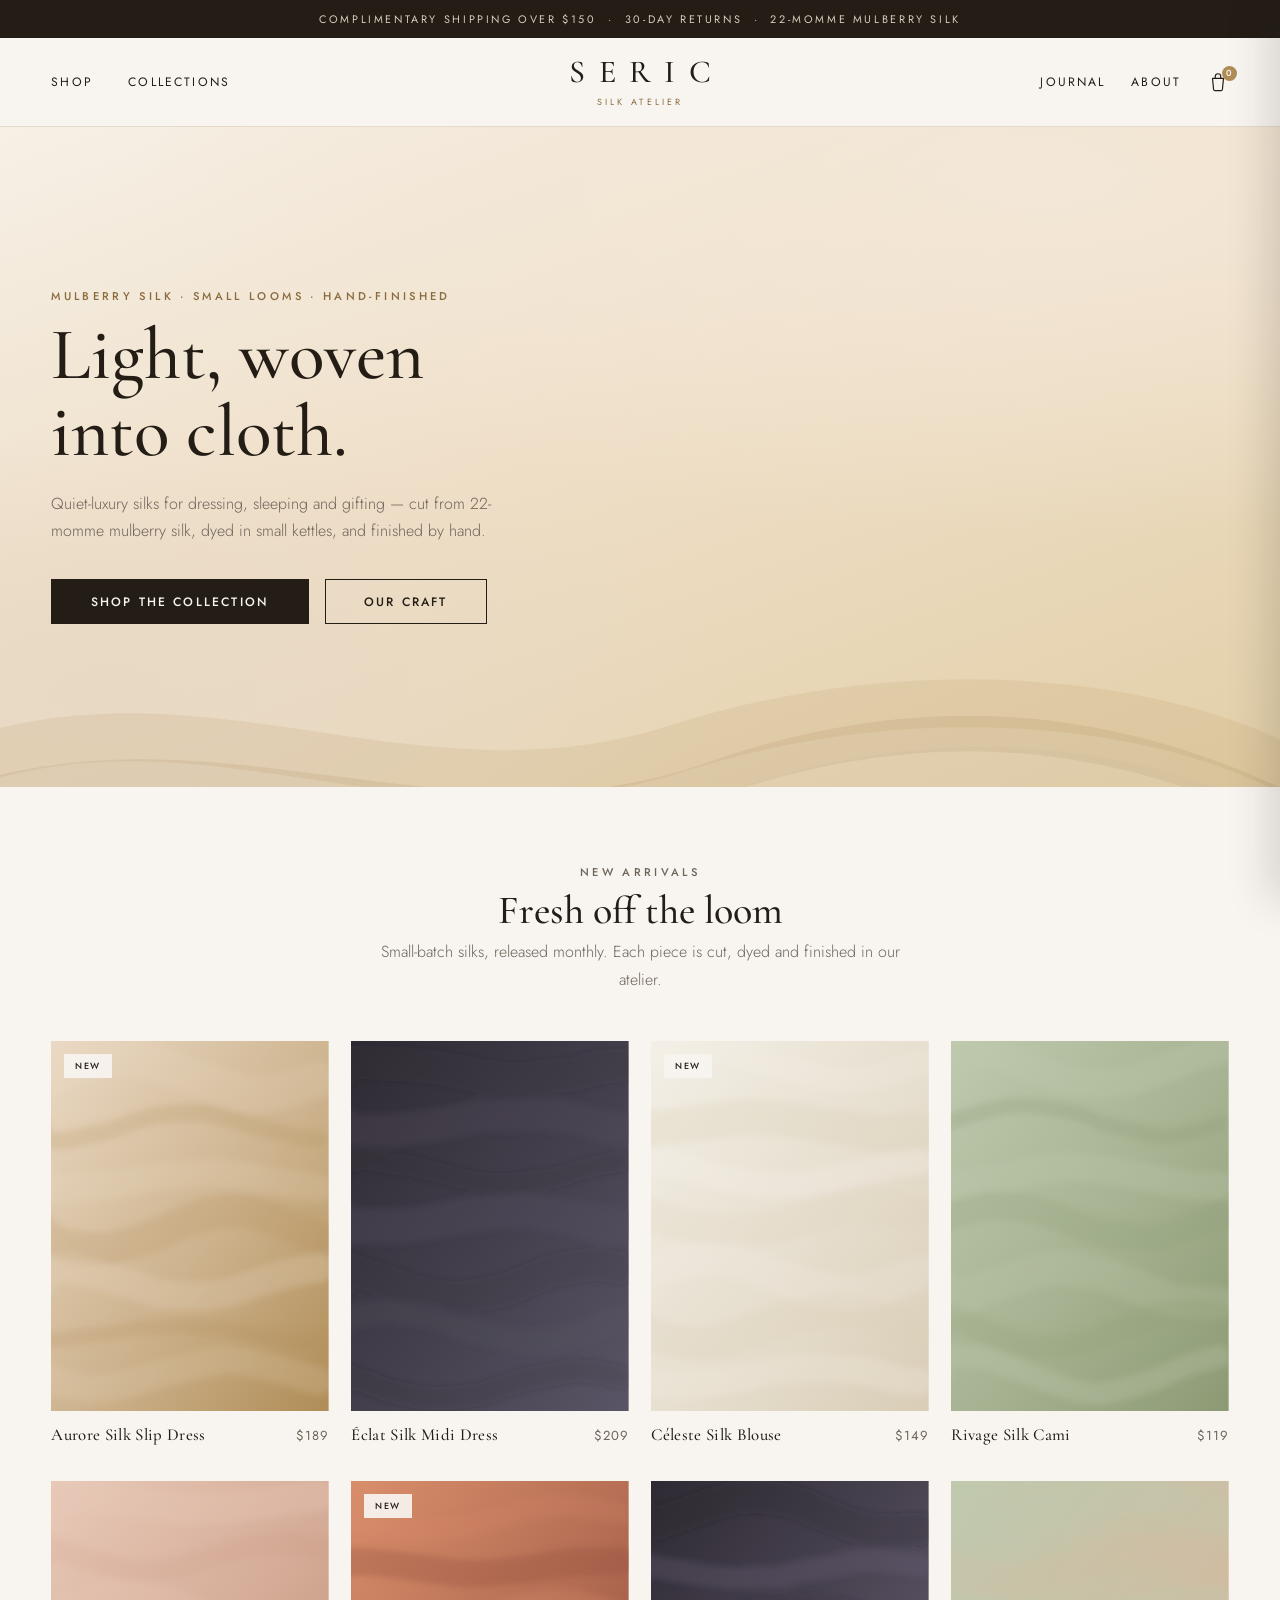
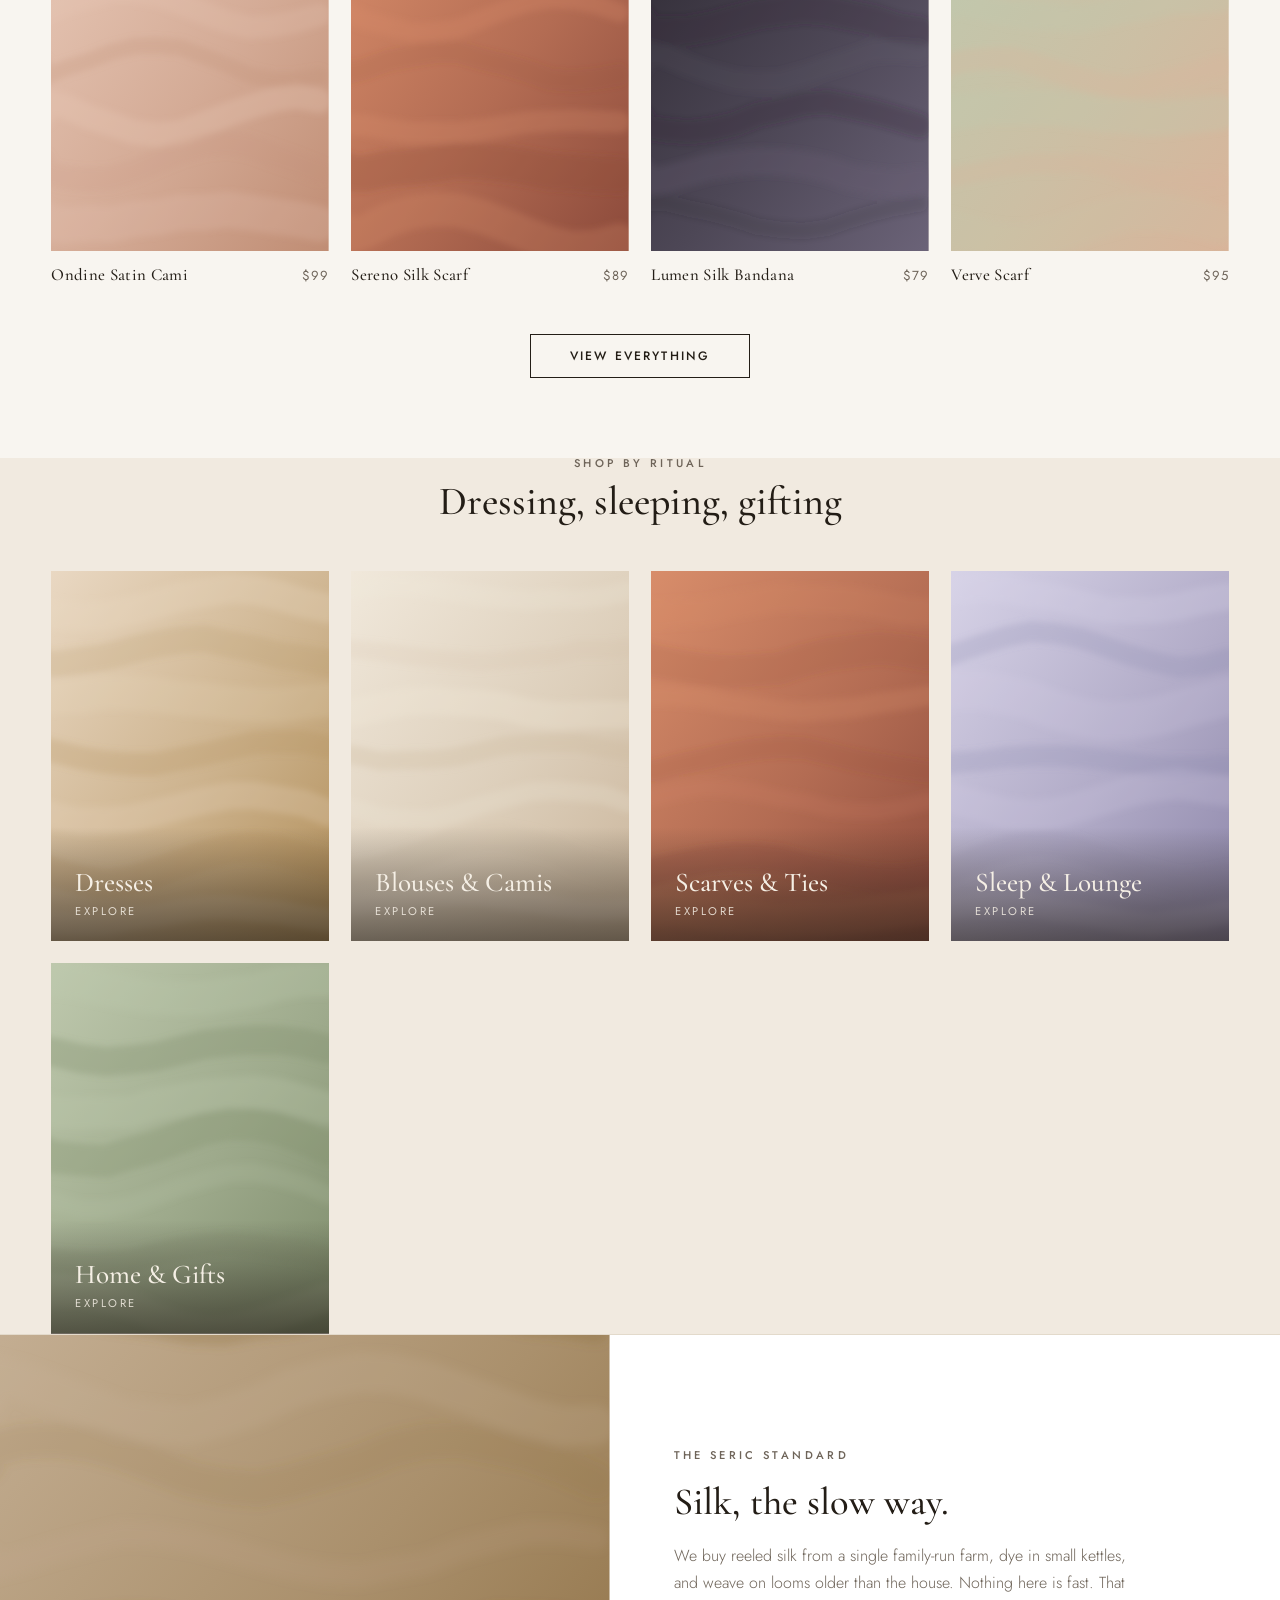
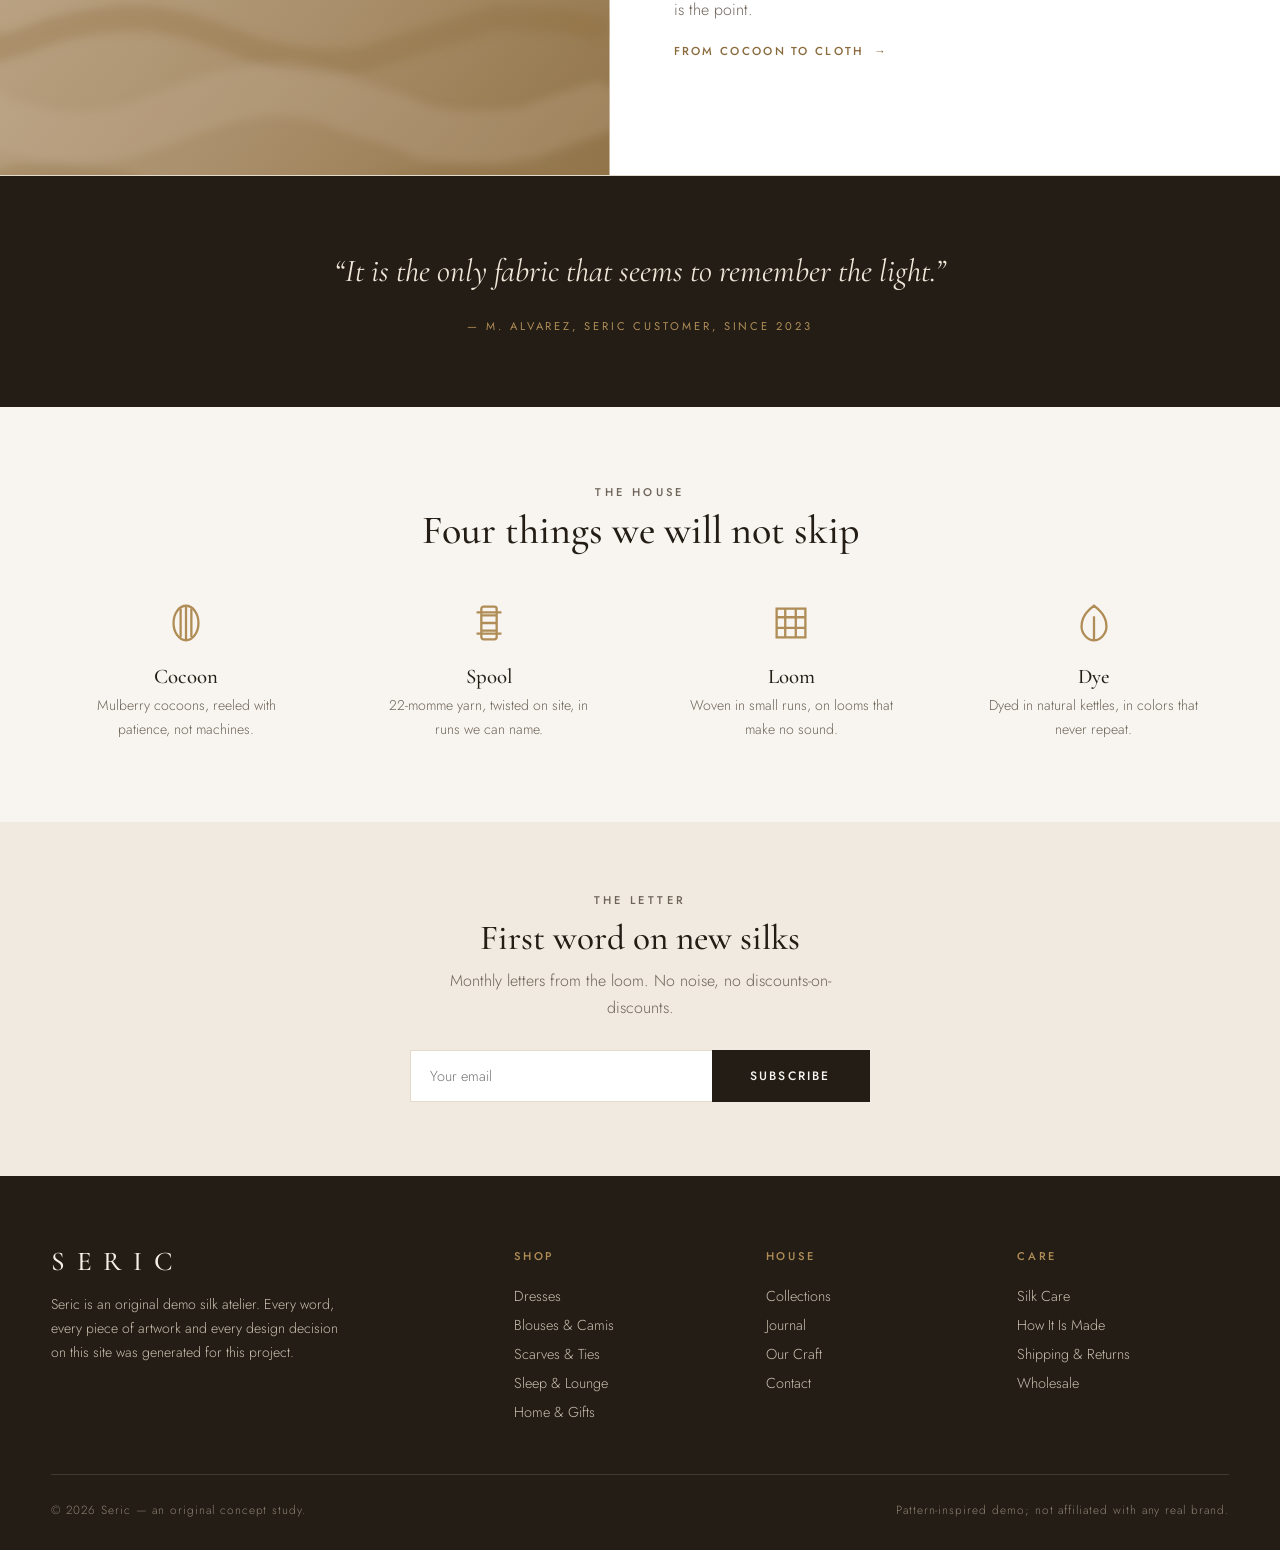
<file: index.html>
<!doctype html>
<html lang="en">
<head>
<meta charset="utf-8">
<meta name="viewport" content="width=device-width, initial-scale=1">
<title>Seric — Silk Atelier</title>
<meta name="description" content="Seric: an original demo silk atelier. Quiet-luxury silks, cut from 22-momme mulberry silk, dyed in small kettles, finished by hand.">
<link rel="icon" href="data:image/svg+xml,<svg xmlns='http://www.w3.org/2000/svg' viewBox='0 0 32 32'><rect width='32' height='32' rx='7' fill='%23231D16'/><text x='16' y='23' font-family='Georgia,serif' font-size='19' fill='%23B08D57' text-anchor='middle'>S</text></svg>">
<link rel="preconnect" href="https://fonts.googleapis.com">
<link rel="preconnect" href="https://fonts.gstatic.com" crossorigin>
<link href="https://fonts.googleapis.com/css2?family=Cormorant+Garamond:ital,wght@0,400;0,500;0,600;1,400&family=Jost:wght@300;400;500&display=swap" rel="stylesheet">
<link rel="stylesheet" href="css/styles.css">
</head>
<body data-page="home">
<main>
  <section class="hero">
    <div class="hero-bg" aria-hidden="true"></div>
    <svg class="hero-waves" viewBox="0 0 1440 620" preserveAspectRatio="xMidYMid slice" aria-hidden="true">
      <g fill="none" stroke-linecap="round">
        <path d="M-20 470 C 240 390, 480 550, 760 460 S 1320 410, 1460 490" stroke="#B08D57" stroke-width="54" opacity=".14"/>
        <path d="M-20 515 C 260 435, 520 595, 800 495 S 1300 455, 1460 535" stroke="#8A6B3E" stroke-width="40" opacity=".12"/>
        <path d="M-20 560 C 280 480, 540 640, 820 540 S 1320 500, 1460 580" stroke="#C9B49A" stroke-width="60" opacity=".18"/>
      </g>
    </svg>
    <div class="hero-inner container">
      <p class="eyebrow">Mulberry silk · small looms · hand-finished</p>
      <h1>Light, woven<br>into cloth.</h1>
      <p class="hero-sub">Quiet-luxury silks for dressing, sleeping and gifting — cut from 22-momme mulberry silk, dyed in small kettles, and finished by hand.</p>
      <div class="hero-cta">
        <a class="btn btn--solid" href="shop.html">Shop the Collection</a>
        <a class="btn btn--ghost" href="about.html">Our Craft</a>
      </div>
    </div>
  </section>

  <section class="section">
    <div class="container">
      <div class="section-head">
        <p class="eyebrow">New arrivals</p>
        <h2>Fresh off the loom</h2>
        <p>Small-batch silks, released monthly. Each piece is cut, dyed and finished in our atelier.</p>
      </div>
      <div class="product-grid" id="new-arrivals"></div>
      <div class="center"><a class="btn" href="shop.html">View Everything</a></div>
    </div>
  </section>

  <section class="band">
    <div class="container">
      <div class="section-head">
        <p class="eyebrow">Shop by ritual</p>
        <h2>Dressing, sleeping, gifting</h2>
      </div>
      <div class="tile-grid" id="category-tiles"></div>
    </div>
  </section>

  <section class="editorial">
    <div class="editorial-art" id="editorial-art"></div>
    <div class="editorial-body">
      <p class="eyebrow">The Seric standard</p>
      <h2>Silk, the slow way.</h2>
      <p>We buy reeled silk from a single family-run farm, dye in small kettles, and weave on looms older than the house. Nothing here is fast. That is the point.</p>
      <a class="link-arrow" href="journal.html?id=cocoon-to-cloth">From cocoon to cloth <span>→</span></a>
    </div>
  </section>

  <section class="quote-band">
    <div class="container">
      <blockquote>“It is the only fabric that seems to remember the light.”</blockquote>
      <cite>— M. Alvarez, Seric customer, since 2023</cite>
    </div>
  </section>

  <section class="section">
    <div class="container">
      <div class="section-head">
        <p class="eyebrow">The house</p>
        <h2>Four things we will not skip</h2>
      </div>
      <div class="craft-strip">
        <div class="craft-item">
          <svg viewBox="0 0 24 24"><ellipse cx="12" cy="12" rx="6.5" ry="9"/><path d="M9.2 4.6v14.8M12 3v18M14.8 4.6v14.8"/></svg>
          <h3>Cocoon</h3><p>Mulberry cocoons, reeled with patience, not machines.</p>
        </div>
        <div class="craft-item">
          <svg viewBox="0 0 24 24"><rect x="8" y="3.5" width="8" height="17" rx="1.2"/><path d="M8 8h8M8 12h8M8 16h8M5.5 6.5h13M5.5 17.5h13"/></svg>
          <h3>Spool</h3><p>22-momme yarn, twisted on site, in runs we can name.</p>
        </div>
        <div class="craft-item">
          <svg viewBox="0 0 24 24"><rect x="4.5" y="4.5" width="15" height="15"/><path d="M9 4.5v15M14.5 4.5v15M4.5 9h15M4.5 14.5h15"/></svg>
          <h3>Loom</h3><p>Woven in small runs, on looms that make no sound.</p>
        </div>
        <div class="craft-item">
          <svg viewBox="0 0 24 24"><path d="M12 3c4.5 3.2 6.5 7.2 6.5 10.8 0 3.6-3 7.2-6.5 7.2S5.5 17.4 5.5 13.8C5.5 10.2 7.5 6.2 12 3z"/><path d="M12 8.5V21"/></svg>
          <h3>Dye</h3><p>Dyed in natural kettles, in colors that never repeat.</p>
        </div>
      </div>
    </div>
  </section>

  <section class="newsletter">
    <div class="container">
      <p class="eyebrow">The letter</p>
      <h2>First word on new silks</h2>
      <p>Monthly letters from the loom. No noise, no discounts-on-discounts.</p>
      <form id="newsletter-form">
        <input type="email" required placeholder="Your email" aria-label="Email address">
        <button class="btn btn--solid" type="submit">Subscribe</button>
      </form>
    </div>
  </section>
</main>
<script src="js/data.js"></script>
<script src="js/main.js"></script>
</body>
</html>
</file>
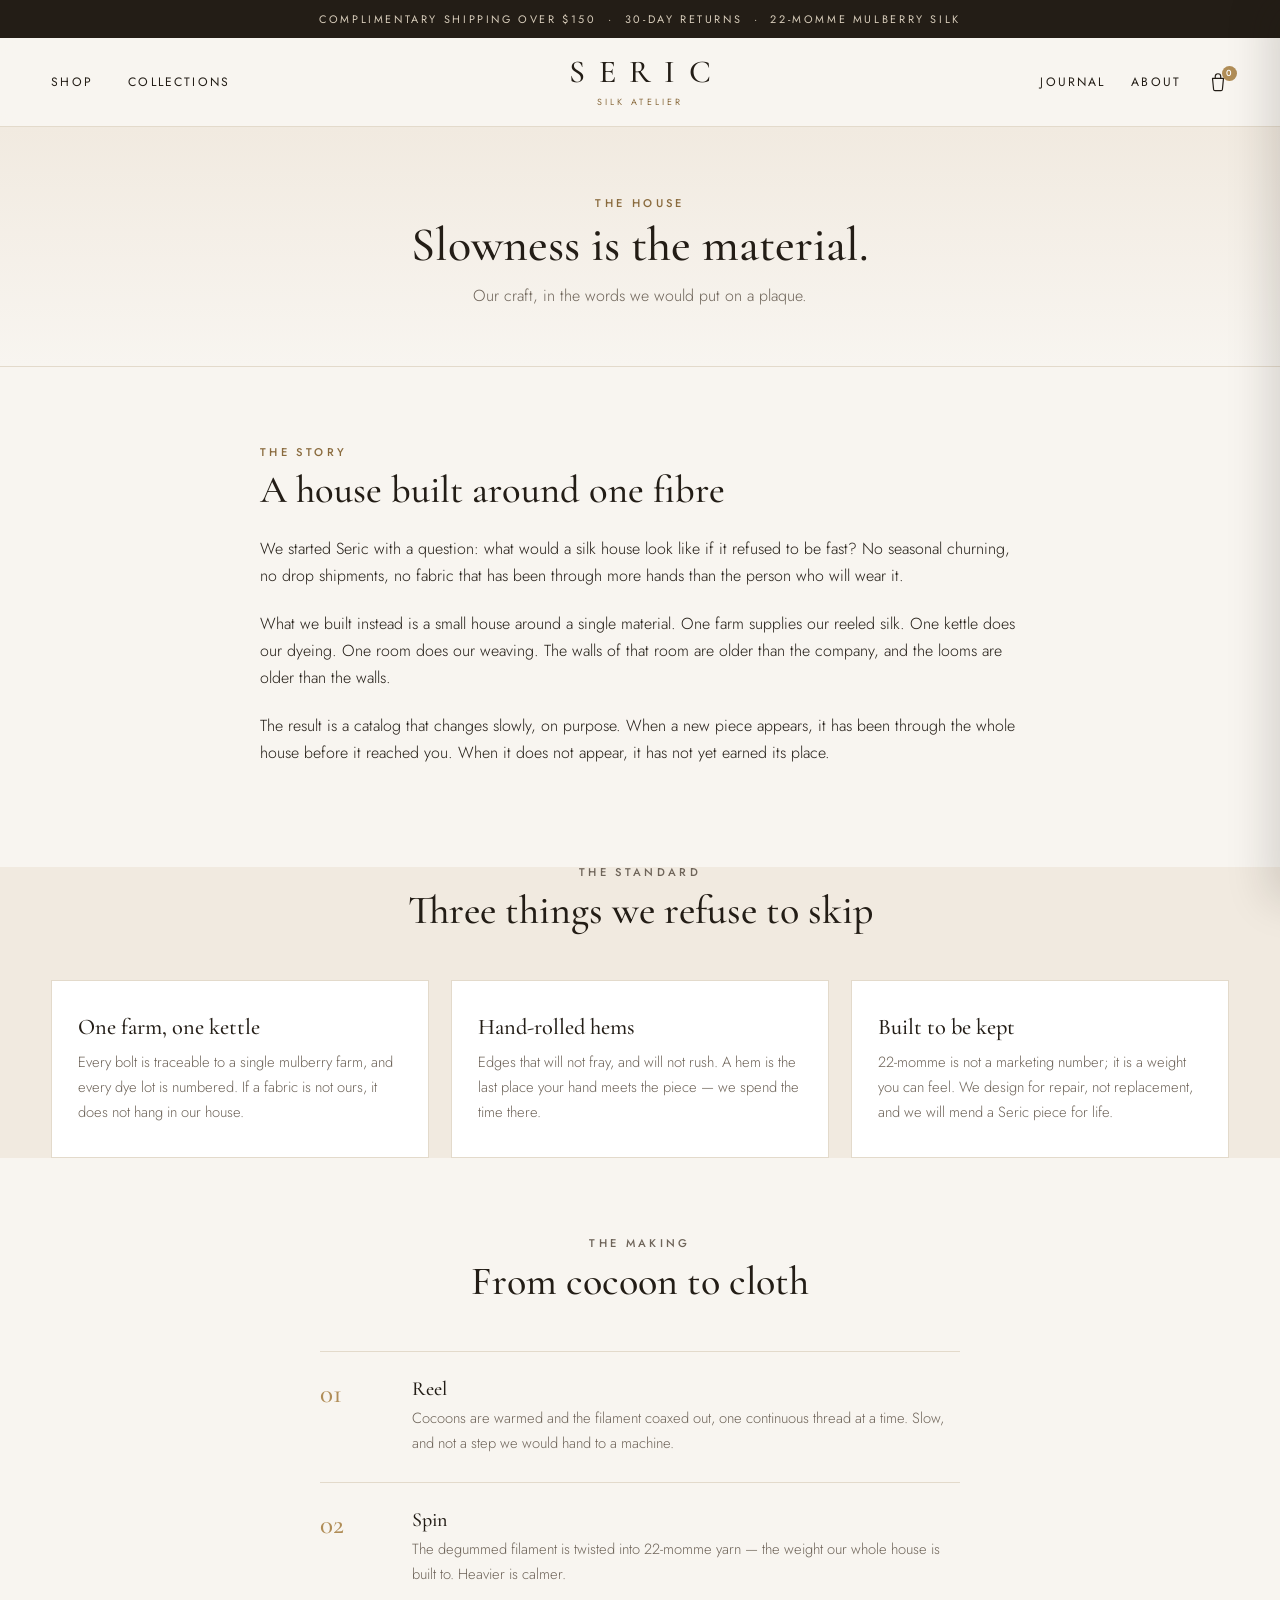
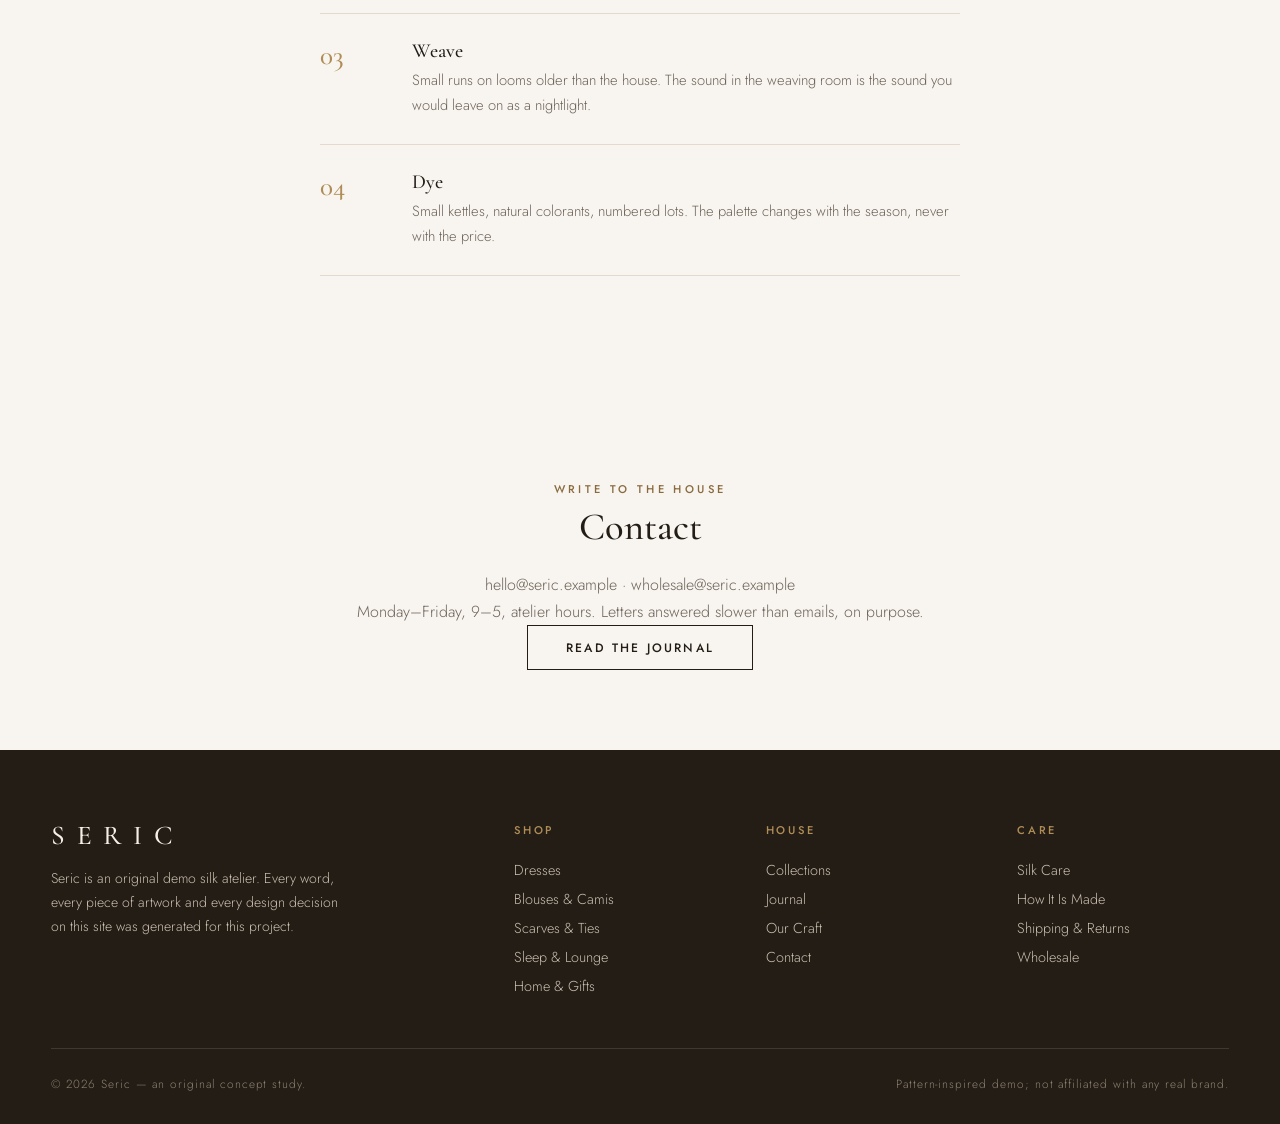
<file: about.html>
<!doctype html>
<html lang="en">
<head>
<meta charset="utf-8">
<meta name="viewport" content="width=device-width, initial-scale=1">
<title>Our Craft — Seric</title>
<meta name="description" content="How Seric makes silk: one farm, one kettle, hand-rolled hems, and looms older than the house.">
<link rel="icon" href="data:image/svg+xml,<svg xmlns='http://www.w3.org/2000/svg' viewBox='0 0 32 32'><rect width='32' height='32' rx='7' fill='%23231D16'/><text x='16' y='23' font-family='Georgia,serif' font-size='19' fill='%23B08D57' text-anchor='middle'>S</text></svg>">
<link rel="preconnect" href="https://fonts.googleapis.com">
<link rel="preconnect" href="https://fonts.gstatic.com" crossorigin>
<link href="https://fonts.googleapis.com/css2?family=Cormorant+Garamond:ital,wght@0,400;0,500;0,600;1,400&family=Jost:wght@300;400;500&display=swap" rel="stylesheet">
<link rel="stylesheet" href="css/styles.css">
</head>
<body data-page="about">
<main>
  <section class="banner">
    <div class="container">
      <p class="eyebrow">The house</p>
      <h1>Slowness is the material.</h1>
      <p class="banner-sub">Our craft, in the words we would put on a plaque.</p>
    </div>
  </section>

  <section class="section">
    <div class="container container-narrow">
      <p class="eyebrow">The story</p>
      <h2 class="h2-lg">A house built around one fibre</h2>
      <p>We started Seric with a question: what would a silk house look like if it refused to be fast? No seasonal churning, no drop shipments, no fabric that has been through more hands than the person who will wear it.</p>
      <p>What we built instead is a small house around a single material. One farm supplies our reeled silk. One kettle does our dyeing. One room does our weaving. The walls of that room are older than the company, and the looms are older than the walls.</p>
      <p>The result is a catalog that changes slowly, on purpose. When a new piece appears, it has been through the whole house before it reached you. When it does not appear, it has not yet earned its place.</p>
    </div>
  </section>

  <section class="band">
    <div class="container">
      <div class="section-head">
        <p class="eyebrow">The standard</p>
        <h2>Three things we refuse to skip</h2>
      </div>
      <div class="values-grid">
        <div class="value-card">
          <h3>One farm, one kettle</h3>
          <p>Every bolt is traceable to a single mulberry farm, and every dye lot is numbered. If a fabric is not ours, it does not hang in our house.</p>
        </div>
        <div class="value-card">
          <h3>Hand-rolled hems</h3>
          <p>Edges that will not fray, and will not rush. A hem is the last place your hand meets the piece — we spend the time there.</p>
        </div>
        <div class="value-card">
          <h3>Built to be kept</h3>
          <p>22-momme is not a marketing number; it is a weight you can feel. We design for repair, not replacement, and we will mend a Seric piece for life.</p>
        </div>
      </div>
    </div>
  </section>

  <section class="section">
    <div class="container">
      <div class="section-head">
        <p class="eyebrow">The making</p>
        <h2>From cocoon to cloth</h2>
      </div>
      <ol class="steps">
        <li>
          <span class="step-num">01</span>
          <div><h3>Reel</h3><p>Cocoons are warmed and the filament coaxed out, one continuous thread at a time. Slow, and not a step we would hand to a machine.</p></div>
        </li>
        <li>
          <span class="step-num">02</span>
          <div><h3>Spin</h3><p>The degummed filament is twisted into 22-momme yarn — the weight our whole house is built to. Heavier is calmer.</p></div>
        </li>
        <li>
          <span class="step-num">03</span>
          <div><h3>Weave</h3><p>Small runs on looms older than the house. The sound in the weaving room is the sound you would leave on as a nightlight.</p></div>
        </li>
        <li>
          <span class="step-num">04</span>
          <div><h3>Dye</h3><p>Small kettles, natural colorants, numbered lots. The palette changes with the season, never with the price.</p></div>
        </li>
      </ol>
    </div>
  </section>

  <section class="section" id="contact">
    <div class="container center">
      <p class="eyebrow">Write to the house</p>
      <h2 class="h2-lg">Contact</h2>
      <p class="muted">hello@seric.example · wholesale@seric.example<br>Monday–Friday, 9–5, atelier hours. Letters answered slower than emails, on purpose.</p>
      <a class="btn" href="journal.html">Read the Journal</a>
    </div>
  </section>
</main>
<script src="js/data.js"></script>
<script src="js/main.js"></script>
</body>
</html>
</file>
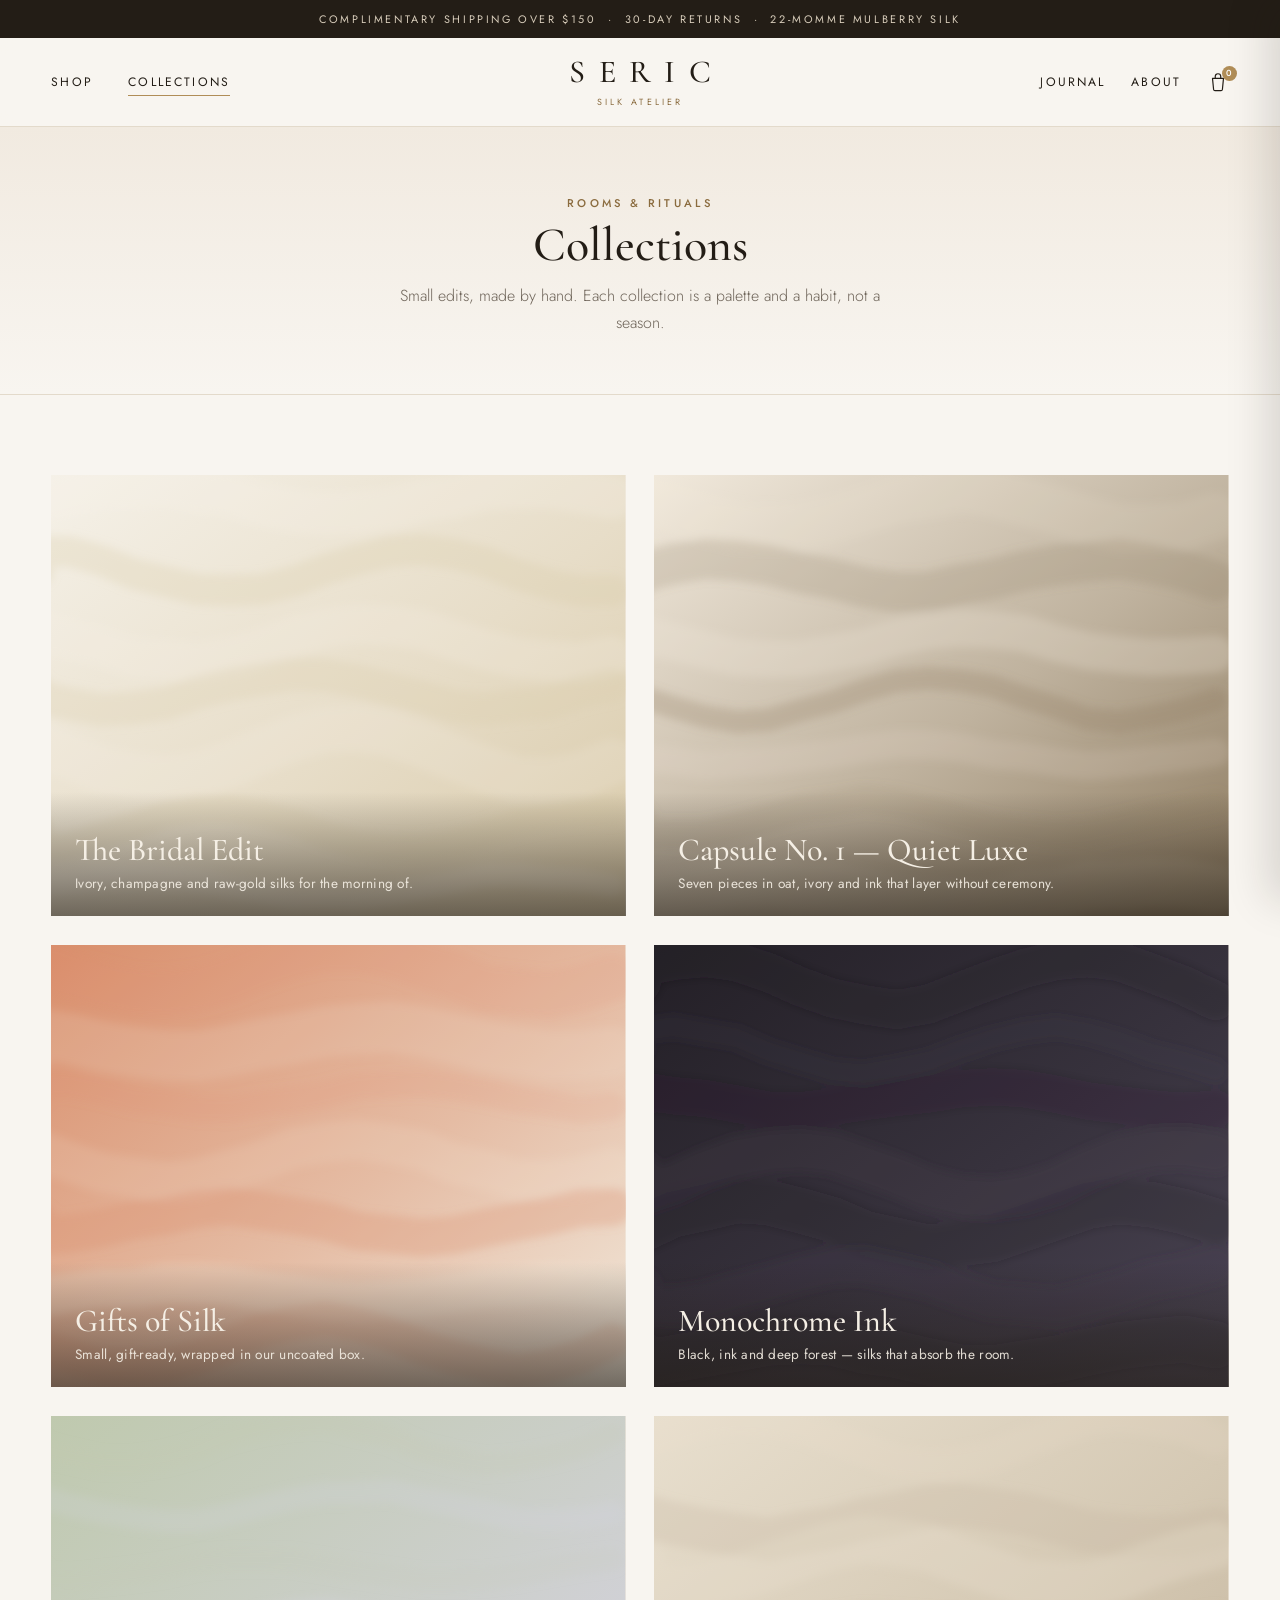
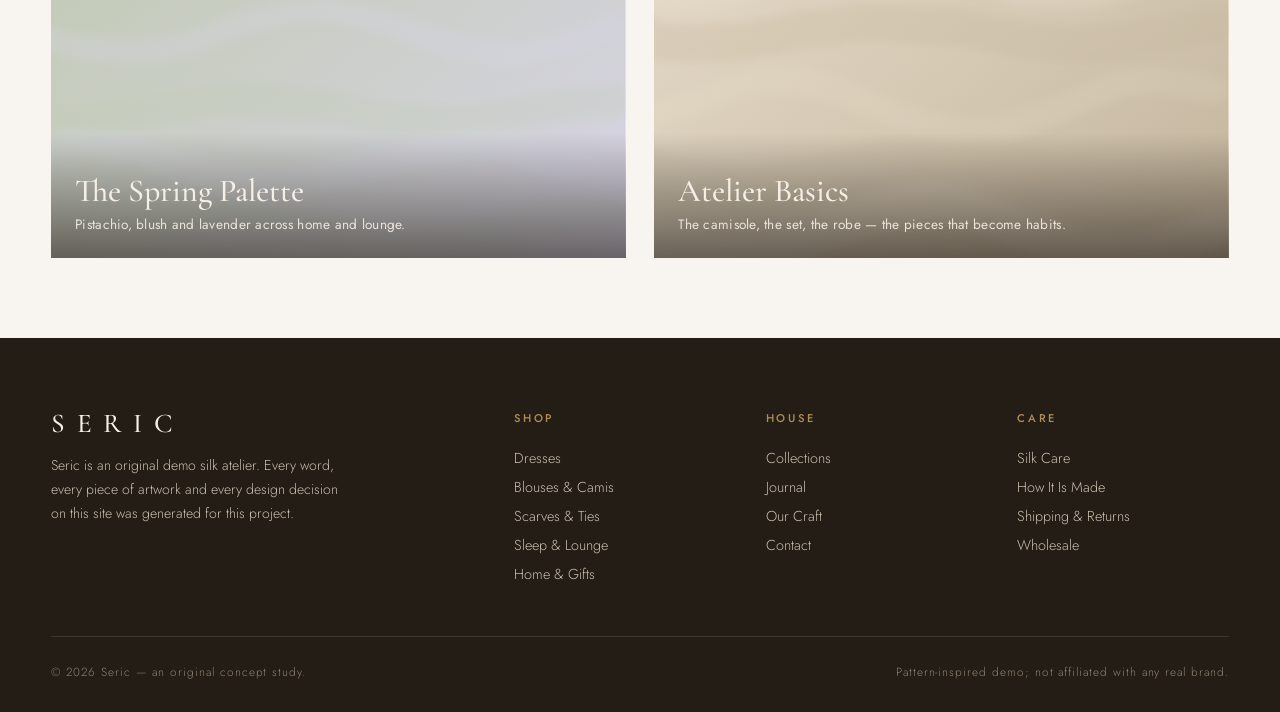
<file: collections.html>
<!doctype html>
<html lang="en">
<head>
<meta charset="utf-8">
<meta name="viewport" content="width=device-width, initial-scale=1">
<title>Collections — Seric</title>
<meta name="description" content="Small edits, made by hand. Each Seric collection is a palette and a habit, not a season.">
<link rel="icon" href="data:image/svg+xml,<svg xmlns='http://www.w3.org/2000/svg' viewBox='0 0 32 32'><rect width='32' height='32' rx='7' fill='%23231D16'/><text x='16' y='23' font-family='Georgia,serif' font-size='19' fill='%23B08D57' text-anchor='middle'>S</text></svg>">
<link rel="preconnect" href="https://fonts.googleapis.com">
<link rel="preconnect" href="https://fonts.gstatic.com" crossorigin>
<link href="https://fonts.googleapis.com/css2?family=Cormorant+Garamond:ital,wght@0,400;0,500;0,600;1,400&family=Jost:wght@300;400;500&display=swap" rel="stylesheet">
<link rel="stylesheet" href="css/styles.css">
</head>
<body data-page="collections">
<main>
  <section class="banner">
    <div class="container">
      <p class="eyebrow">Rooms &amp; rituals</p>
      <h1>Collections</h1>
      <p class="banner-sub">Small edits, made by hand. Each collection is a palette and a habit, not a season.</p>
    </div>
  </section>

  <section class="section">
    <div class="container">
      <div class="tile-grid tile-grid--wide" id="collection-grid"></div>
    </div>
  </section>
</main>
<script src="js/data.js"></script>
<script src="js/main.js"></script>
</body>
</html>
</file>
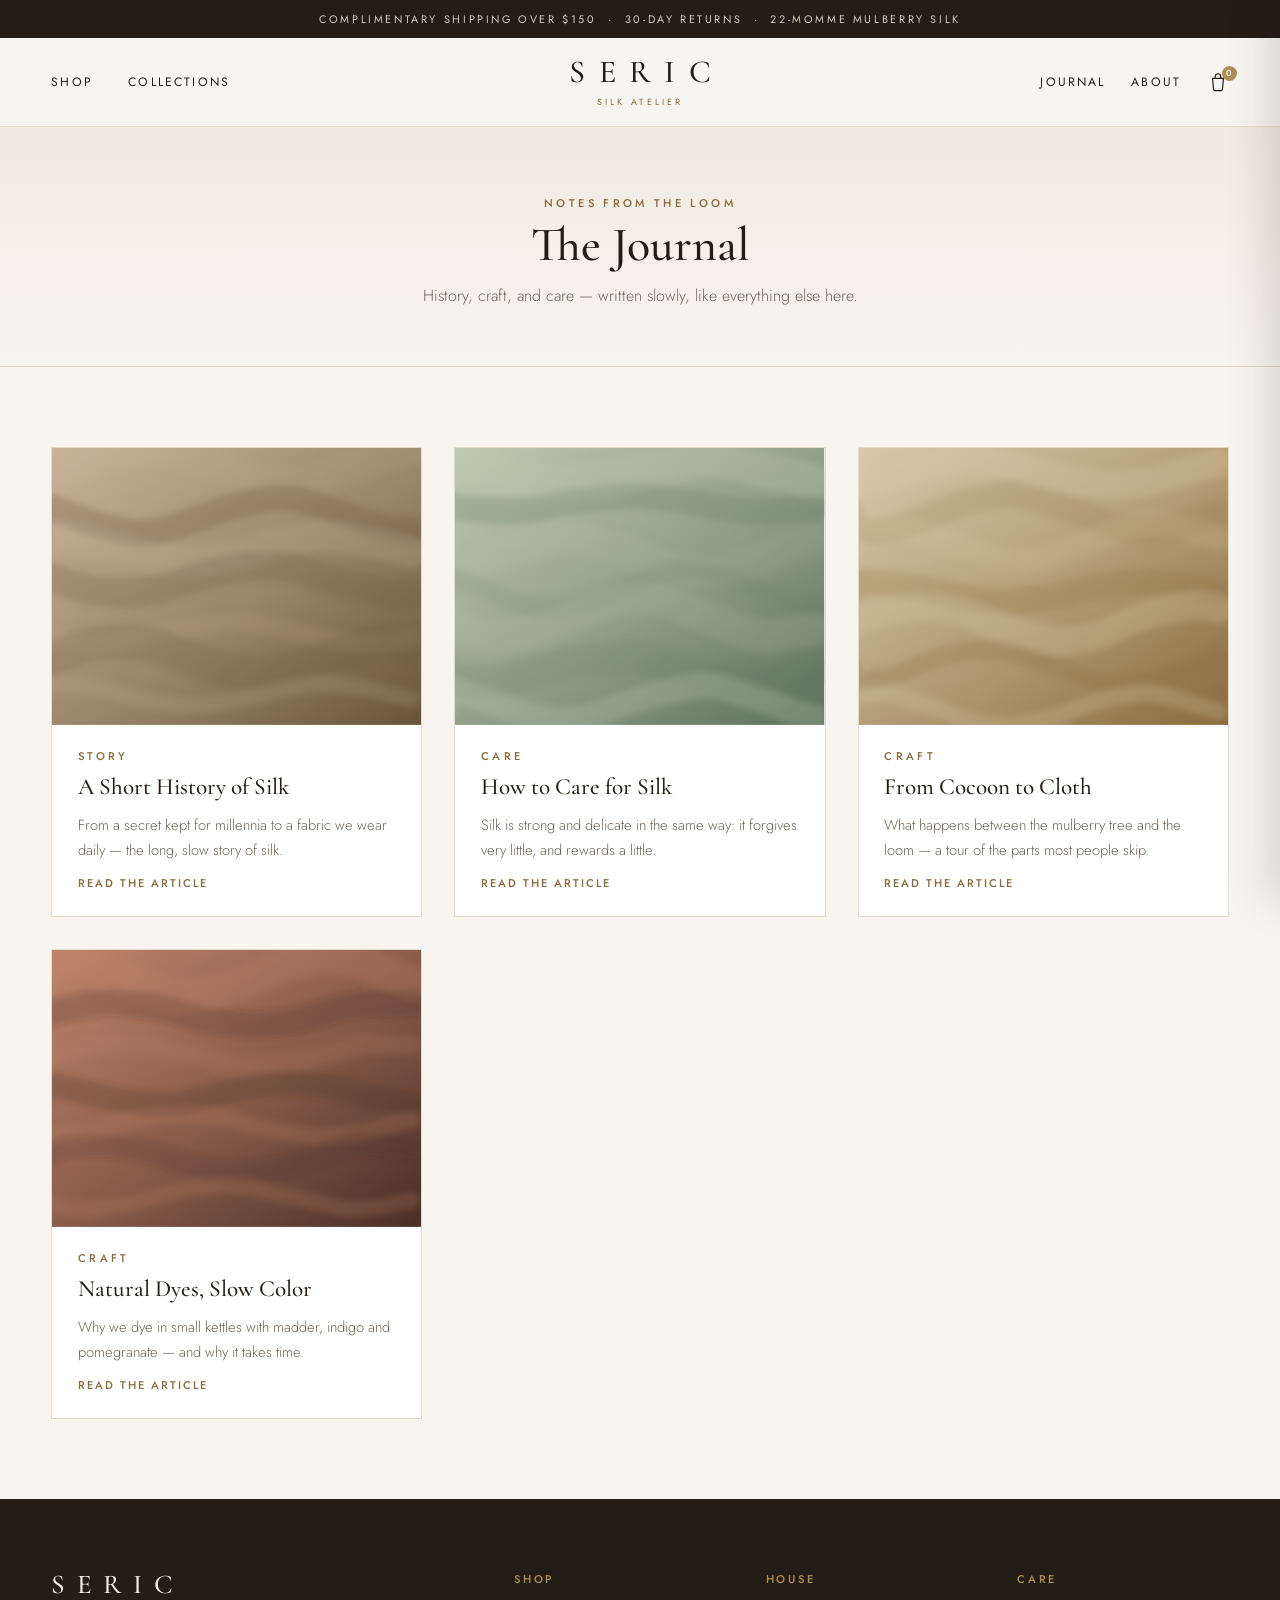
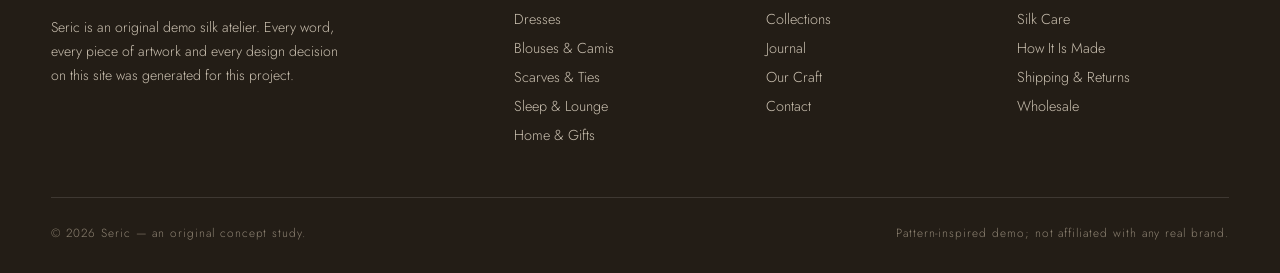
<file: journal.html>
<!doctype html>
<html lang="en">
<head>
<meta charset="utf-8">
<meta name="viewport" content="width=device-width, initial-scale=1">
<title>Journal — Seric</title>
<meta name="description" content="Notes from the loom: history, craft, and care of silk.">
<link rel="icon" href="data:image/svg+xml,<svg xmlns='http://www.w3.org/2000/svg' viewBox='0 0 32 32'><rect width='32' height='32' rx='7' fill='%23231D16'/><text x='16' y='23' font-family='Georgia,serif' font-size='19' fill='%23B08D57' text-anchor='middle'>S</text></svg>">
<link rel="preconnect" href="https://fonts.googleapis.com">
<link rel="preconnect" href="https://fonts.gstatic.com" crossorigin>
<link href="https://fonts.googleapis.com/css2?family=Cormorant+Garamond:ital,wght@0,400;0,500;0,600;1,400&family=Jost:wght@300;400;500&display=swap" rel="stylesheet">
<link rel="stylesheet" href="css/styles.css">
</head>
<body data-page="journal">
<main>
  <section class="banner">
    <div class="container">
      <p class="eyebrow">Notes from the loom</p>
      <h1>The Journal</h1>
      <p class="banner-sub">History, craft, and care — written slowly, like everything else here.</p>
    </div>
  </section>

  <section class="section" id="journal-section">
    <div class="container">
      <div class="journal-grid" id="journal-grid"></div>
    </div>
  </section>

  <div id="article-view" style="display:none"></div>
</main>
<script src="js/data.js"></script>
<script src="js/main.js"></script>
</body>
</html>
</file>
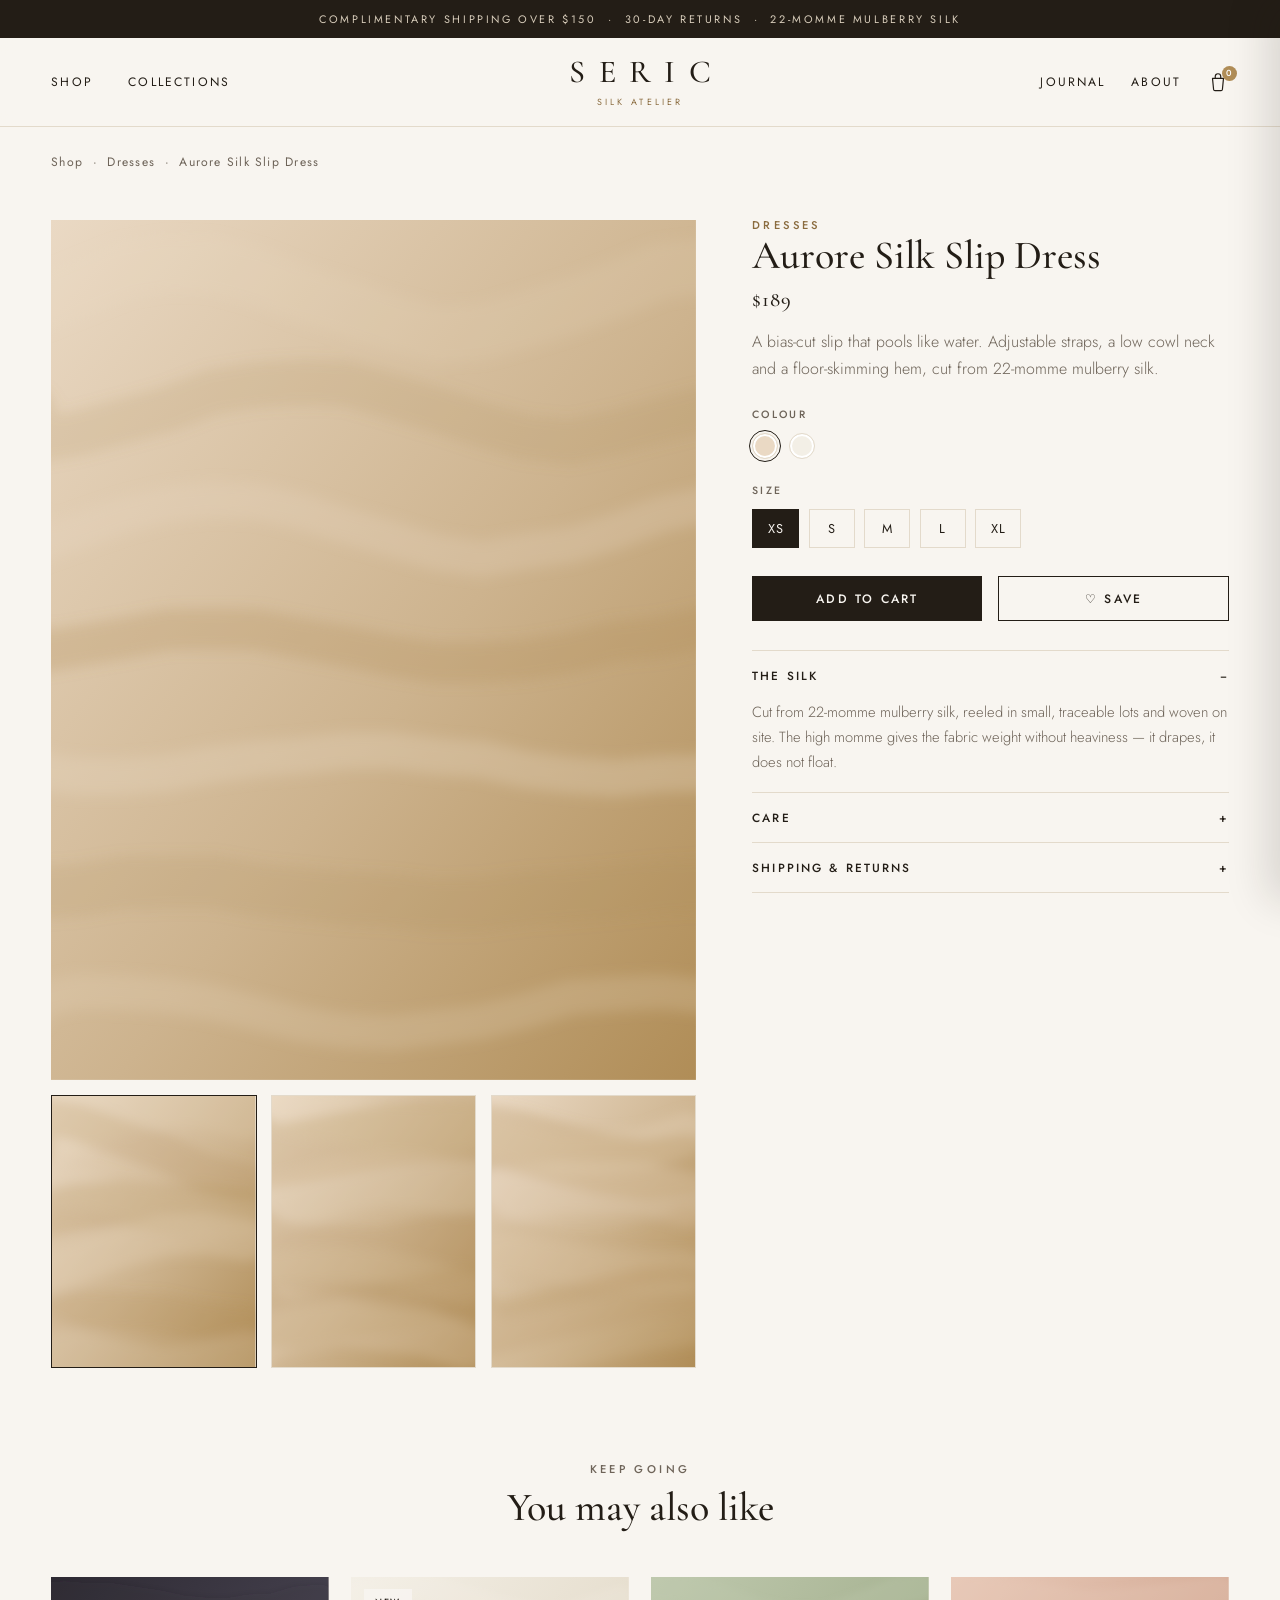
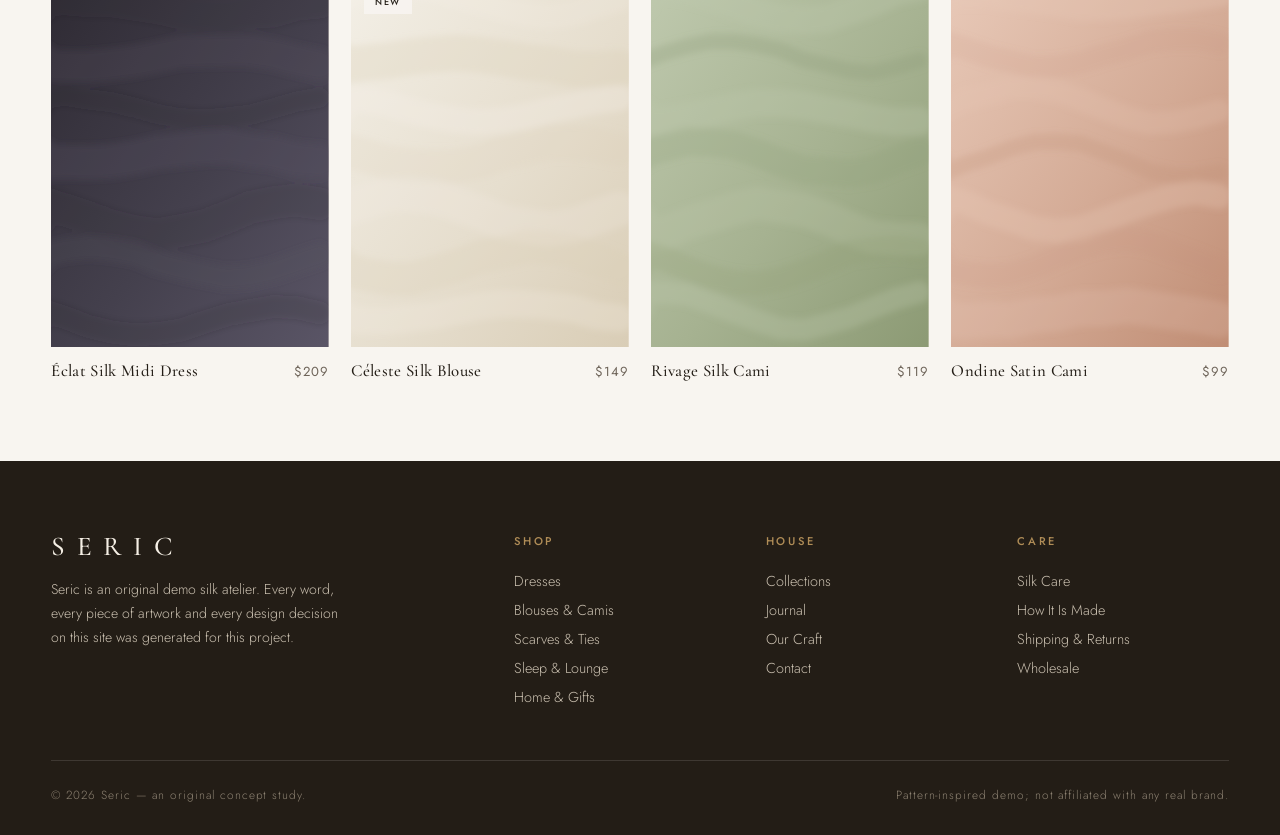
<file: product.html>
<!doctype html>
<html lang="en">
<head>
<meta charset="utf-8">
<meta name="viewport" content="width=device-width, initial-scale=1">
<title>Product — Seric</title>
<meta name="description" content="A piece of Seric silk, in detail.">
<link rel="icon" href="data:image/svg+xml,<svg xmlns='http://www.w3.org/2000/svg' viewBox='0 0 32 32'><rect width='32' height='32' rx='7' fill='%23231D16'/><text x='16' y='23' font-family='Georgia,serif' font-size='19' fill='%23B08D57' text-anchor='middle'>S</text></svg>">
<link rel="preconnect" href="https://fonts.googleapis.com">
<link rel="preconnect" href="https://fonts.gstatic.com" crossorigin>
<link href="https://fonts.googleapis.com/css2?family=Cormorant+Garamond:ital,wght@0,400;0,500;0,600;1,400&family=Jost:wght@300;400;500&display=swap" rel="stylesheet">
<link rel="stylesheet" href="css/styles.css">
</head>
<body data-page="product">
<main class="container">
  <nav class="breadcrumbs" aria-label="Breadcrumb">
    <a href="shop.html">Shop</a><span>·</span><span id="crumb-cat"></span><span>·</span><span id="crumb-name"></span>
  </nav>

  <div class="pdp">
    <div class="pdp-gallery">
      <div class="gallery-main" id="gallery-main"></div>
      <div class="thumbs" id="gallery-thumbs"></div>
    </div>

    <div class="pdp-info">
      <p class="eyebrow" id="pdp-cat"></p>
      <h1 id="pdp-name"></h1>
      <p class="pdp-price" id="pdp-price"></p>
      <p class="pdp-desc" id="pdp-desc"></p>

      <p class="opt-label">Colour</p>
      <div class="swatches" id="pdp-swatches"></div>

      <p class="opt-label">Size</p>
      <div class="size-row" id="pdp-sizes"></div>

      <div class="pdp-cta">
        <button class="btn btn--solid" id="pdp-add" data-add="">Add to Cart</button>
        <button class="btn" data-wishlist>♡ Save</button>
      </div>

      <div class="accordion" id="pdp-acc">
        <div class="acc-item open">
          <button class="acc-btn">The Silk<span>−</span></button>
          <div class="acc-body">Cut from 22-momme mulberry silk, reeled in small, traceable lots and woven on site. The high momme gives the fabric weight without heaviness — it drapes, it does not float.</div>
        </div>
        <div class="acc-item">
          <button class="acc-btn">Care<span>+</span></button>
          <div class="acc-body">Gentle wash at 30°C with a silk detergent, or dry clean. Drip-dry in the shade. Iron on the reverse at the lowest heat. The full ritual lives in the journal.</div>
        </div>
        <div class="acc-item">
          <button class="acc-btn">Shipping &amp; Returns<span>+</span></button>
          <div class="acc-body">Ships in 2–4 days, free over $150. Thirty-day returns on unworn pieces, in the original wrap.</div>
        </div>
      </div>
    </div>
  </div>

  <section class="section">
    <div class="section-head">
      <p class="eyebrow">Keep going</p>
      <h2>You may also like</h2>
    </div>
    <div class="product-grid" id="related"></div>
  </section>
</main>
<script src="js/data.js"></script>
<script src="js/main.js"></script>
</body>
</html>
</file>
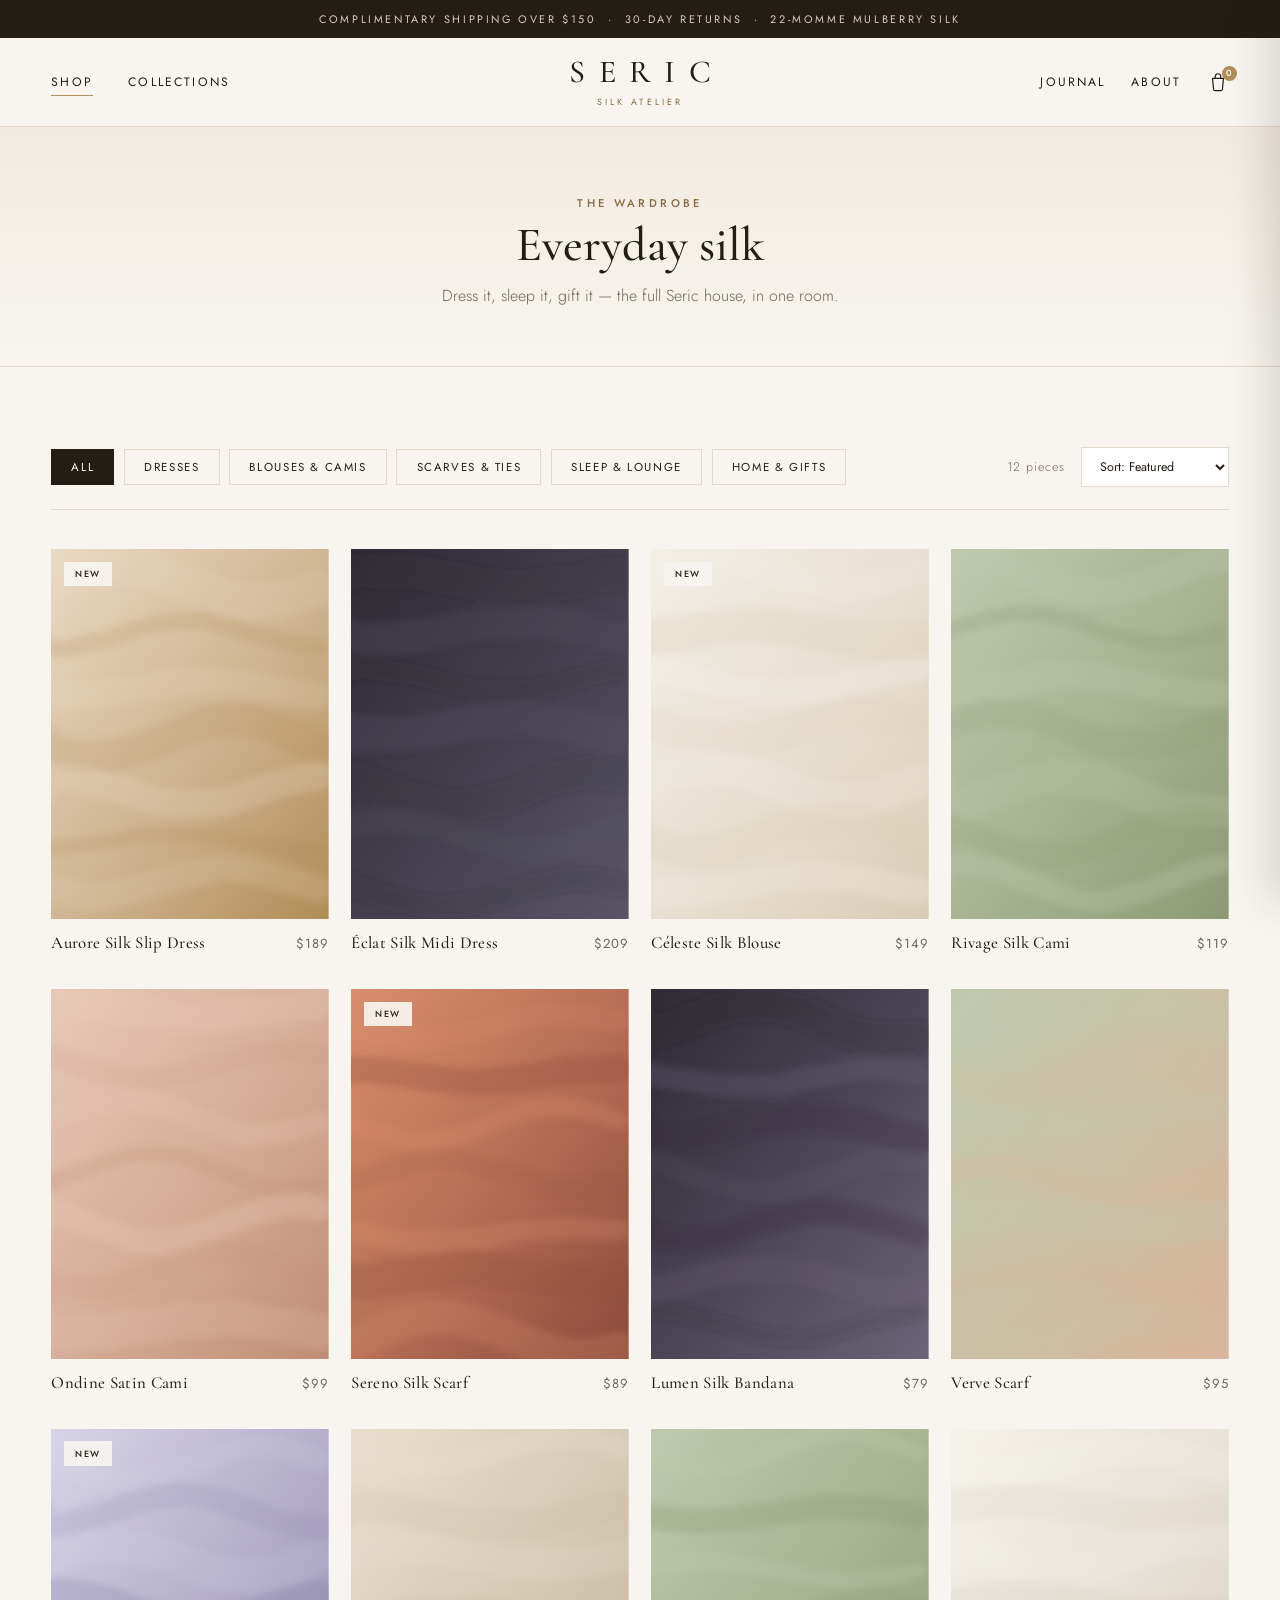
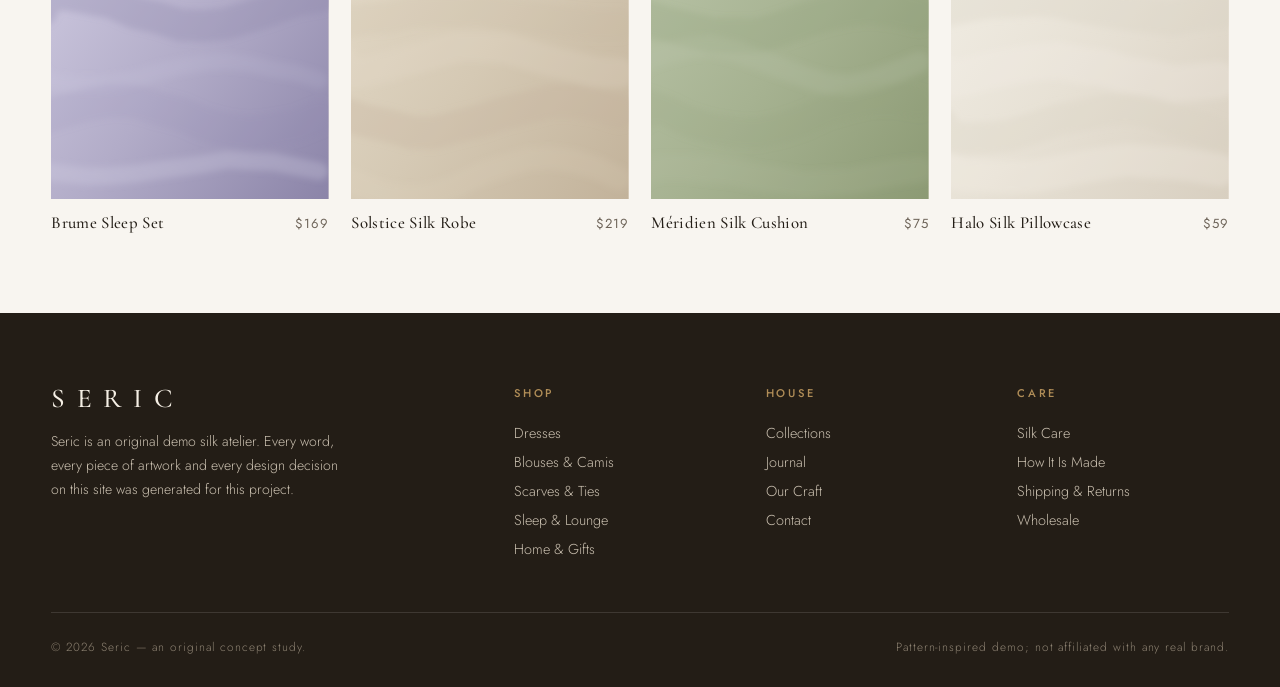
<file: shop.html>
<!doctype html>
<html lang="en">
<head>
<meta charset="utf-8">
<meta name="viewport" content="width=device-width, initial-scale=1">
<title>Shop — Seric</title>
<meta name="description" content="The full Seric wardrobe: dresses, blouses, scarves, sleep and home, in small-batch mulberry silk.">
<link rel="icon" href="data:image/svg+xml,<svg xmlns='http://www.w3.org/2000/svg' viewBox='0 0 32 32'><rect width='32' height='32' rx='7' fill='%23231D16'/><text x='16' y='23' font-family='Georgia,serif' font-size='19' fill='%23B08D57' text-anchor='middle'>S</text></svg>">
<link rel="preconnect" href="https://fonts.googleapis.com">
<link rel="preconnect" href="https://fonts.gstatic.com" crossorigin>
<link href="https://fonts.googleapis.com/css2?family=Cormorant+Garamond:ital,wght@0,400;0,500;0,600;1,400&family=Jost:wght@300;400;500&display=swap" rel="stylesheet">
<link rel="stylesheet" href="css/styles.css">
</head>
<body data-page="shop">
<main>
  <section class="banner">
    <div class="container">
      <p class="eyebrow">The wardrobe</p>
      <h1>Everyday silk</h1>
      <p class="banner-sub">Dress it, sleep it, gift it — the full Seric house, in one room.</p>
    </div>
  </section>

  <section class="section">
    <div class="container">
      <div class="toolbar">
        <div class="filter-btns" id="filter-btns">
          <button class="filter-btn" data-cat="all">All</button>
          <button class="filter-btn" data-cat="dresses">Dresses</button>
          <button class="filter-btn" data-cat="blouses">Blouses &amp; Camis</button>
          <button class="filter-btn" data-cat="scarves">Scarves &amp; Ties</button>
          <button class="filter-btn" data-cat="sleep">Sleep &amp; Lounge</button>
          <button class="filter-btn" data-cat="home">Home &amp; Gifts</button>
        </div>
        <div class="tool-right">
          <span id="shop-count"></span>
          <select id="sort-select" class="sort" aria-label="Sort products">
            <option value="featured">Sort: Featured</option>
            <option value="price-asc">Price: Low to high</option>
            <option value="price-desc">Price: High to low</option>
            <option value="name">Alphabetical</option>
          </select>
        </div>
      </div>
      <div class="product-grid" id="product-grid"></div>
      <p class="center muted" id="shop-empty" style="display:none">Nothing in this room yet — try another.</p>
    </div>
  </section>
</main>
<script src="js/data.js"></script>
<script src="js/main.js"></script>
</body>
</html>
</file>
<file: css/styles.css>
/* ============================================================
   SERIC — Silk Atelier (original demo concept)
   All design, copy and artwork are original to this project.
   ============================================================ */

:root{
  --ivory:#F8F5F0;
  --cream:#F1EAE0;
  --ink:#231D16;
  --ink-soft:#6E6459;
  --gold:#B08D57;
  --gold-deep:#8A6B3E;
  --line:#E3DACB;
  --white:#FFFFFF;
  --serif:"Cormorant Garamond",Georgia,"Times New Roman",serif;
  --sans:"Jost","Helvetica Neue",Arial,sans-serif;
}

*{margin:0;padding:0;box-sizing:border-box}
html{scroll-behavior:smooth}
body{font:300 16px/1.7 var(--sans);color:var(--ink);background:var(--ivory);-webkit-font-smoothing:antialiased}
img,svg{display:block;max-width:100%}
a{color:inherit;text-decoration:none}
button{font-family:inherit}

.container{width:min(1200px,92%);margin:0 auto}
.container-narrow{width:min(760px,92%)}
.center{text-align:center;margin-top:3rem}
.muted{color:var(--ink-soft)}
.eyebrow{font:500 .7rem/1 var(--sans);letter-spacing:.3em;text-transform:uppercase;color:var(--gold-deep)}
h1,h2,h3{font-family:var(--serif);font-weight:500;line-height:1.15}

/* ---------- buttons ---------- */
.btn{display:inline-block;padding:.95rem 2.4rem;border:1px solid var(--ink);font:500 .76rem/1 var(--sans);letter-spacing:.18em;text-transform:uppercase;cursor:pointer;background:transparent;color:var(--ink);transition:background .35s,color .35s,border-color .35s}
.btn--solid{background:var(--ink);color:var(--ivory)}
.btn--solid:hover{background:var(--gold-deep);border-color:var(--gold-deep)}
.btn:not(.btn--solid):hover{background:var(--ink);color:var(--ivory)}

/* ---------- announcement + header ---------- */
.announce{background:var(--ink);color:#D8CDBB;text-align:center;font:400 .68rem/1 var(--sans);letter-spacing:.24em;text-transform:uppercase;padding:.85rem 1rem}
.site-header{position:sticky;top:0;z-index:60;background:rgba(248,245,240,.94);backdrop-filter:blur(8px);border-bottom:1px solid var(--line)}
.header-grid{display:grid;grid-template-columns:1fr auto 1fr;align-items:center;padding:1.15rem 0;gap:1rem}
.header-nav{display:flex;gap:2.2rem;font:400 .76rem var(--sans);letter-spacing:.18em;text-transform:uppercase}
.header-nav a{position:relative;padding:.3rem 0}
.header-nav a::after{content:"";position:absolute;left:0;bottom:0;width:0;height:1px;background:var(--gold);transition:width .3s}
.header-nav a:hover::after,.header-nav a.active::after{width:100%}
.brand{justify-self:center;text-align:center;line-height:1}
.brand-name{font:500 2rem/1 var(--serif);letter-spacing:.42em;margin-right:-.42em;color:var(--ink)}
.brand-sub{display:block;font:400 .56rem var(--sans);letter-spacing:.34em;text-transform:uppercase;color:var(--gold-deep);margin-top:.4rem}
.header-right{justify-self:end;display:flex;align-items:center;gap:1.6rem}
.header-right a{font:400 .76rem var(--sans);letter-spacing:.18em;text-transform:uppercase;padding:.3rem 0}
.header-right a:hover{color:var(--gold-deep)}
.icon-btn{position:relative;background:none;border:none;cursor:pointer;color:var(--ink);display:grid;place-items:center}
.icon-btn:hover{color:var(--gold-deep)}
.badge{position:absolute;top:-5px;right:-8px;background:var(--gold);color:#fff;font:500 .55rem/1 var(--sans);min-width:15px;height:15px;border-radius:50%;display:grid;place-items:center;padding:0 3px}

/* ---------- hero ---------- */
.hero{position:relative;min-height:660px;display:flex;align-items:center;overflow:hidden}
.hero-bg{position:absolute;inset:0;
  background:
    radial-gradient(120% 90% at 82% 8%, #F3E7D7 0%, transparent 60%),
    radial-gradient(90% 70% at 8% 85%, #E8D9C5 0%, transparent 55%),
    linear-gradient(160deg,#F6F0E6 0%,#EFDFC8 45%,#E2CFA8 100%);
}
.hero-waves{position:absolute;left:0;right:0;bottom:0;width:100%;height:52%;pointer-events:none}
.hero-inner{position:relative;z-index:1;padding:6rem 0}
.hero h1{font:500 clamp(3rem,6vw,4.6rem)/1.05 var(--serif);margin:.9rem 0 0}
.hero-sub{max-width:460px;color:var(--ink-soft);margin:1.2rem 0 2.2rem}
.hero-cta{display:flex;gap:1rem;flex-wrap:wrap}

/* ---------- banner (inner pages) ---------- */
.banner{background:linear-gradient(180deg,var(--cream),var(--ivory));border-bottom:1px solid var(--line);text-align:center;padding:4.4rem 0 3.6rem}
.banner h1{font:500 3rem/1.05 var(--serif);margin:.7rem 0}
.banner-sub{color:var(--ink-soft);max-width:520px;margin:.4rem auto 0}

/* ---------- sections ---------- */
.section{padding:5rem 0}
.band{background:var(--cream)}
.section-head{text-align:center;margin-bottom:3rem}
.section-head h2{font:500 2.5rem/1.1 var(--serif);margin:.6rem 0 .4rem}
.section-head p{color:var(--ink-soft);max-width:520px;margin:0 auto}
.h2-lg{font:500 2.4rem/1.15 var(--serif);margin:.6rem 0 1.4rem}

/* ---------- product grid & cards ---------- */
.product-grid{display:grid;grid-template-columns:repeat(4,1fr);gap:2.2rem 1.4rem}
.product-card .product-art{position:relative;overflow:hidden;background:var(--cream)}
.product-art svg{width:100%;height:auto;aspect-ratio:3/4;object-fit:cover;transition:transform .9s cubic-bezier(.2,.6,.2,1)}
.product-card:hover .product-art svg{transform:scale(1.05)}
.art-link{position:absolute;inset:0;z-index:1;background:transparent}
.card-add{position:absolute;left:0;right:0;bottom:0;z-index:2;background:rgba(35,29,22,.86);color:#F5EFE5;text-align:center;padding:.85rem;font:500 .7rem var(--sans);letter-spacing:.2em;text-transform:uppercase;cursor:pointer;border:none;transform:translateY(101%);transition:transform .35s}
.product-card:hover .card-add{transform:none}
.card-tag{position:absolute;top:.8rem;left:.8rem;z-index:2;background:rgba(248,245,240,.92);font:500 .56rem var(--sans);letter-spacing:.18em;text-transform:uppercase;padding:.35rem .7rem;color:var(--ink)}
.product-meta{display:flex;justify-content:space-between;align-items:baseline;gap:.5rem;padding-top:.8rem}
.product-name{font:500 1.05rem/1.3 var(--serif);letter-spacing:.02em}
.product-price{font:400 .82rem var(--sans);letter-spacing:.08em;color:var(--ink-soft)}

/* ---------- tiles (categories / collections) ---------- */
.tile-grid{display:grid;grid-template-columns:repeat(4,1fr);gap:1.4rem}
.tile-grid--wide{grid-template-columns:repeat(2,1fr);gap:1.8rem}
.tile{position:relative;overflow:hidden;display:block;background:var(--cream)}
.tile svg{width:100%;aspect-ratio:3/4;object-fit:cover;transition:transform .9s cubic-bezier(.2,.6,.2,1)}
.tile--wide svg{aspect-ratio:13/10}
.tile:hover svg{transform:scale(1.06)}
.tile-label{position:absolute;left:0;right:0;bottom:0;background:linear-gradient(180deg,rgba(35,29,22,0),rgba(35,29,22,.62));color:#F5EFE5;padding:2.4rem 1.5rem 1.4rem}
.tile-label h3{font:500 1.7rem var(--serif)}
.tile-label span{display:block;margin-top:.25rem;font:400 .7rem var(--sans);letter-spacing:.22em;text-transform:uppercase;opacity:.85}
.tile--wide .tile-label h3{font-size:2rem}
.tile--wide .tile-label span{text-transform:none;letter-spacing:.02em;font-size:.85rem;line-height:1.55;opacity:.9}

/* ---------- editorial split ---------- */
.editorial{display:grid;grid-template-columns:1fr 1.1fr;background:var(--white);border-top:1px solid var(--line);border-bottom:1px solid var(--line)}
.editorial-art{position:relative;overflow:hidden;min-height:440px}
.editorial-art svg{position:absolute;inset:0;width:100%;height:100%;object-fit:cover}
.editorial-body{padding:4rem;display:flex;flex-direction:column;justify-content:center;gap:1.2rem}
.editorial-body h2{font:500 2.4rem/1.1 var(--serif)}
.editorial-body p{color:var(--ink-soft);max-width:460px}
.link-arrow{font:500 .72rem var(--sans);letter-spacing:.2em;text-transform:uppercase;color:var(--gold-deep);display:inline-flex;gap:.6rem;align-items:center;width:fit-content}
.link-arrow span{transition:transform .3s}
.link-arrow:hover span{transform:translateX(4px)}

/* ---------- quote band ---------- */
.quote-band{background:var(--ink);color:#EFE7D8;padding:4.6rem 0}
.quote-band blockquote{font:400 2rem/1.4 var(--serif);font-style:italic;text-align:center;max-width:720px;margin:0 auto}
.quote-band cite{display:block;text-align:center;margin-top:1.5rem;font:400 .7rem var(--sans);letter-spacing:.26em;text-transform:uppercase;color:var(--gold);font-style:normal}

/* ---------- craft strip ---------- */
.craft-strip{display:grid;grid-template-columns:repeat(4,1fr);gap:2rem}
.craft-item{text-align:center}
.craft-item svg{width:46px;height:46px;stroke:var(--gold);fill:none;stroke-width:1.2;margin:0 auto 1.1rem}
.craft-item h3{font:500 1.3rem var(--serif);margin-bottom:.3rem}
.craft-item p{font-size:.88rem;color:var(--ink-soft);max-width:220px;margin:0 auto}

/* ---------- newsletter ---------- */
.newsletter{background:var(--cream);padding:4.6rem 0;text-align:center}
.newsletter h2{font:500 2.2rem var(--serif);margin:.6rem 0 .5rem}
.newsletter p{color:var(--ink-soft);max-width:420px;margin:0 auto}
.newsletter form{display:flex;max-width:460px;margin:1.8rem auto 0}
.newsletter input{flex:1;border:1px solid var(--line);border-right:none;background:#fff;padding:.95rem 1.2rem;font:300 .9rem var(--sans);color:var(--ink);outline:none}
.newsletter input:focus{border-color:var(--gold)}
.newsletter button{border-left:none}

/* ---------- footer ---------- */
.site-footer{background:var(--ink);color:#C9BFAF;padding:4.5rem 0 2rem}
.footer-grid{display:grid;grid-template-columns:2fr 1fr 1fr 1fr;gap:2.5rem}
.footer-brand .brand-name{display:block;color:#F5EFE5;font-size:1.7rem;margin-bottom:1.1rem}
.footer-brand p{font-size:.88rem;max-width:300px;line-height:1.7}
.site-footer h4{font:500 .7rem var(--sans);letter-spacing:.24em;text-transform:uppercase;color:var(--gold);margin-bottom:1.1rem}
.footer-links a{display:block;padding:.28rem 0;font:300 .9rem var(--sans);color:#C9BFAF}
.footer-links a:hover{color:#fff}
.footer-base{border-top:1px solid rgba(255,255,255,.12);margin-top:3rem;padding-top:1.6rem;font:300 .74rem var(--sans);letter-spacing:.08em;color:#8D8272;display:flex;justify-content:space-between;gap:1rem;flex-wrap:wrap}

/* ---------- cart drawer ---------- */
.drawer{position:fixed;top:0;right:0;bottom:0;width:min(420px,92vw);background:#fff;z-index:100;transform:translateX(100%);transition:transform .45s cubic-bezier(.2,.7,.2,1);display:flex;flex-direction:column;box-shadow:-12px 0 40px rgba(35,29,22,.15)}
.drawer.open{transform:none}
.drawer-backdrop{position:fixed;inset:0;background:rgba(35,29,22,.45);opacity:0;pointer-events:none;transition:opacity .35s;z-index:90}
.drawer-backdrop.open{opacity:1;pointer-events:auto}
.drawer-head{display:flex;justify-content:space-between;align-items:center;padding:1.4rem 1.6rem;border-bottom:1px solid var(--line)}
.drawer-head h3{font:500 1.5rem var(--serif)}
.drawer-close{background:none;border:none;font-size:1.1rem;cursor:pointer;color:var(--ink)}
.drawer-body{flex:1;overflow-y:auto;padding:1rem 1.6rem}
.cart-line{display:grid;grid-template-columns:64px 1fr auto;gap:1rem;align-items:center;padding:1rem 0;border-bottom:1px solid var(--line)}
.cart-line-art svg{width:64px;height:85px;object-fit:cover}
.cart-line-name{font:500 1rem var(--serif)}
.cart-line-meta{display:block;font-size:.76rem;color:var(--ink-soft);margin:.2rem 0 .55rem}
.cart-line-price{font:500 .95rem var(--serif)}
.qty{display:inline-flex;align-items:center;gap:.65rem;border:1px solid var(--line)}
.qty button{width:26px;height:26px;background:none;border:none;cursor:pointer;font-size:1rem;color:var(--ink)}
.qty span{font-size:.85rem;min-width:12px;text-align:center}
.cart-empty{text-align:center;color:var(--ink-soft);padding:3rem 0;font-size:.95rem}
.cart-empty span{display:block;font:400 1.1rem/1.5 var(--serif);font-style:italic;color:var(--ink);margin-top:.4rem}
.drawer-foot{padding:1.3rem 1.6rem;border-top:1px solid var(--line)}
.subtotal{display:flex;justify-content:space-between;font:500 1rem var(--serif);letter-spacing:.04em;margin-bottom:1rem}
.drawer-note{font-size:.72rem;color:var(--ink-soft);margin-top:.7rem;text-align:center}

/* ---------- toast ---------- */
.toast{position:fixed;bottom:2rem;left:50%;transform:translate(-50%,20px);opacity:0;pointer-events:none;background:var(--ink);color:var(--ivory);padding:.95rem 1.7rem;font:400 .8rem var(--sans);letter-spacing:.12em;z-index:120;transition:opacity .35s,transform .35s;max-width:88vw;text-align:center}
.toast.show{opacity:1;transform:translate(-50%,0)}

/* ---------- shop toolbar ---------- */
.toolbar{display:flex;justify-content:space-between;align-items:center;gap:1rem;flex-wrap:wrap;margin-bottom:2.4rem;border-bottom:1px solid var(--line);padding-bottom:1.4rem}
.filter-btns{display:flex;gap:.6rem;flex-wrap:wrap}
.filter-btn{padding:.55rem 1.2rem;border:1px solid var(--line);background:none;font:400 .72rem var(--sans);letter-spacing:.14em;text-transform:uppercase;cursor:pointer;color:var(--ink)}
.filter-btn:hover{border-color:var(--ink)}
.filter-btn.active{border-color:var(--ink);background:var(--ink);color:var(--ivory)}
.tool-right{display:flex;align-items:center;gap:1rem}
#shop-count{font-size:.78rem;color:var(--ink-soft);letter-spacing:.08em}
.sort{border:1px solid var(--line);background:#fff;font:400 .78rem var(--sans);padding:.55rem .9rem;color:var(--ink);cursor:pointer}

/* ---------- product detail ---------- */
.breadcrumbs{padding:1.6rem 0 .6rem;font:400 .76rem var(--sans);letter-spacing:.1em;color:var(--ink-soft);display:flex;gap:.6rem;flex-wrap:wrap}
.breadcrumbs a:hover{color:var(--ink)}
.pdp{display:grid;grid-template-columns:1.15fr .85fr;gap:3.5rem;padding:2.5rem 0 1rem}
.gallery-main{background:var(--cream)}
.gallery-main svg{width:100%;aspect-ratio:3/4;object-fit:cover}
.thumbs{display:grid;grid-template-columns:repeat(3,1fr);gap:.9rem;margin-top:.9rem}
.thumb{padding:0;cursor:pointer;border:1px solid var(--line);background:var(--cream);display:block}
.thumb svg{width:100%;aspect-ratio:3/4;object-fit:cover}
.thumb.active{border-color:var(--ink)}
.pdp-info h1{font:500 2.5rem/1.15 var(--serif)}
.pdp-price{font:500 1.3rem var(--serif);letter-spacing:.04em;margin:.6rem 0 0}
.pdp-desc{color:var(--ink-soft);margin-top:1rem}
.opt-label{font:500 .66rem var(--sans);letter-spacing:.22em;text-transform:uppercase;color:var(--ink-soft);margin:1.5rem 0 .7rem}
.swatches{display:flex;gap:.7rem}
.swatch{width:26px;height:26px;border-radius:50%;border:1px solid var(--line);cursor:pointer;box-shadow:inset 0 0 0 2px #fff}
.swatch.active{outline:1px solid var(--ink);outline-offset:2px}
.size-row{display:flex;gap:.6rem;flex-wrap:wrap}
.size-opt{min-width:46px;padding:.55rem .9rem;border:1px solid var(--line);background:none;font:400 .8rem var(--sans);letter-spacing:.08em;cursor:pointer;color:var(--ink)}
.size-opt:hover{border-color:var(--ink)}
.size-opt.active{border-color:var(--ink);background:var(--ink);color:var(--ivory)}
.pdp-cta{display:flex;gap:1rem;margin-top:1.8rem}
.pdp-cta .btn{flex:1}
.accordion{border-top:1px solid var(--line);margin-top:1.8rem}
.acc-item{border-bottom:1px solid var(--line)}
.acc-btn{width:100%;display:flex;justify-content:space-between;align-items:center;padding:1rem 0;background:none;border:none;font:500 .74rem var(--sans);letter-spacing:.18em;text-transform:uppercase;cursor:pointer;color:var(--ink)}
.acc-body{padding:0 0 1.1rem;color:var(--ink-soft);font-size:.92rem;display:none}
.acc-item.open .acc-body{display:block}

/* ---------- journal ---------- */
.journal-grid{display:grid;grid-template-columns:repeat(3,1fr);gap:2rem}
.article-card{background:#fff;border:1px solid var(--line);display:flex;flex-direction:column}
.article-card svg{width:100%;aspect-ratio:4/3;object-fit:cover}
.article-card-body{padding:1.6rem;display:flex;flex-direction:column;gap:.7rem;flex:1}
.article-card h3{font:500 1.45rem/1.25 var(--serif)}
.article-card p{color:var(--ink-soft);font-size:.92rem}
.article-more{margin-top:auto;font:500 .7rem var(--sans);letter-spacing:.18em;text-transform:uppercase;color:var(--gold-deep)}
.article-more:hover{color:var(--ink)}
.article-hero{width:min(760px,92%);margin:3rem auto 0}
.article-hero svg{aspect-ratio:16/9;width:100%}
.article-body{max-width:700px;margin:2.5rem auto 5rem;width:92%}
.article-body .eyebrow{display:block;margin-bottom:.6rem}
.article-body h1{font:500 2.8rem/1.1 var(--serif);margin:0 0 1rem}
.article-lede{font:400 italic 1.15rem/1.6 var(--serif);color:var(--ink-soft);margin-bottom:2rem}
.article-body p{margin-bottom:1.3rem}
.article-body h2{font:500 1.7rem var(--serif);margin:2.2rem 0 .8rem}

/* ---------- values & steps (about) ---------- */
.values-grid{display:grid;grid-template-columns:repeat(3,1fr);gap:1.4rem}
.value-card{border:1px solid var(--line);background:#fff;padding:2rem 1.6rem}
.value-card h3{font:500 1.4rem var(--serif);margin-bottom:.6rem}
.value-card p{font-size:.92rem;color:var(--ink-soft)}
.steps{max-width:640px;margin:0 auto;list-style:none}
.steps li{display:grid;grid-template-columns:70px 1fr;gap:1.4rem;padding:1.6rem 0;border-top:1px solid var(--line)}
.steps li:last-child{border-bottom:1px solid var(--line)}
.step-num{font:500 1.7rem var(--serif);color:var(--gold)}
.steps h3{font:500 1.25rem var(--serif);margin-bottom:.3rem}
.steps p{font-size:.92rem;color:var(--ink-soft)}
.about-copy p{margin-bottom:1.3rem;color:var(--ink)}
section .container-narrow p:not(.eyebrow):not(.muted){color:var(--ink);margin-bottom:1.3rem}

/* ---------- responsive ---------- */
@media(max-width:960px){
  .product-grid{grid-template-columns:repeat(3,1fr)}
  .tile-grid{grid-template-columns:repeat(2,1fr)}
  .pdp{grid-template-columns:1fr;gap:2.5rem}
  .pdp-gallery{max-width:520px;margin:0 auto}
  .editorial{grid-template-columns:1fr}
  .editorial-art{min-height:340px}
  .footer-grid{grid-template-columns:1fr 1fr}
  .values-grid{grid-template-columns:1fr}
  .journal-grid{grid-template-columns:repeat(2,1fr)}
  .craft-strip{grid-template-columns:repeat(2,1fr);gap:2.5rem}
}
@media(max-width:640px){
  .product-grid{grid-template-columns:repeat(2,1fr);gap:1.2rem .8rem}
  .journal-grid{grid-template-columns:1fr}
  .header-grid{grid-template-columns:1fr auto;padding-top:.8rem;padding-bottom:.8rem}
  .header-nav{grid-column:1/-1;order:3;justify-content:center;flex-wrap:wrap;gap:1rem;font-size:.7rem}
  .brand-name{font-size:1.6rem}
  .hero{min-height:540px}
  .hero-inner{padding:4rem 0}
  .banner h1{font-size:2.3rem}
  .pdp-info h1{font-size:2rem}
  .tile-grid--wide{grid-template-columns:1fr}
}
</file>
